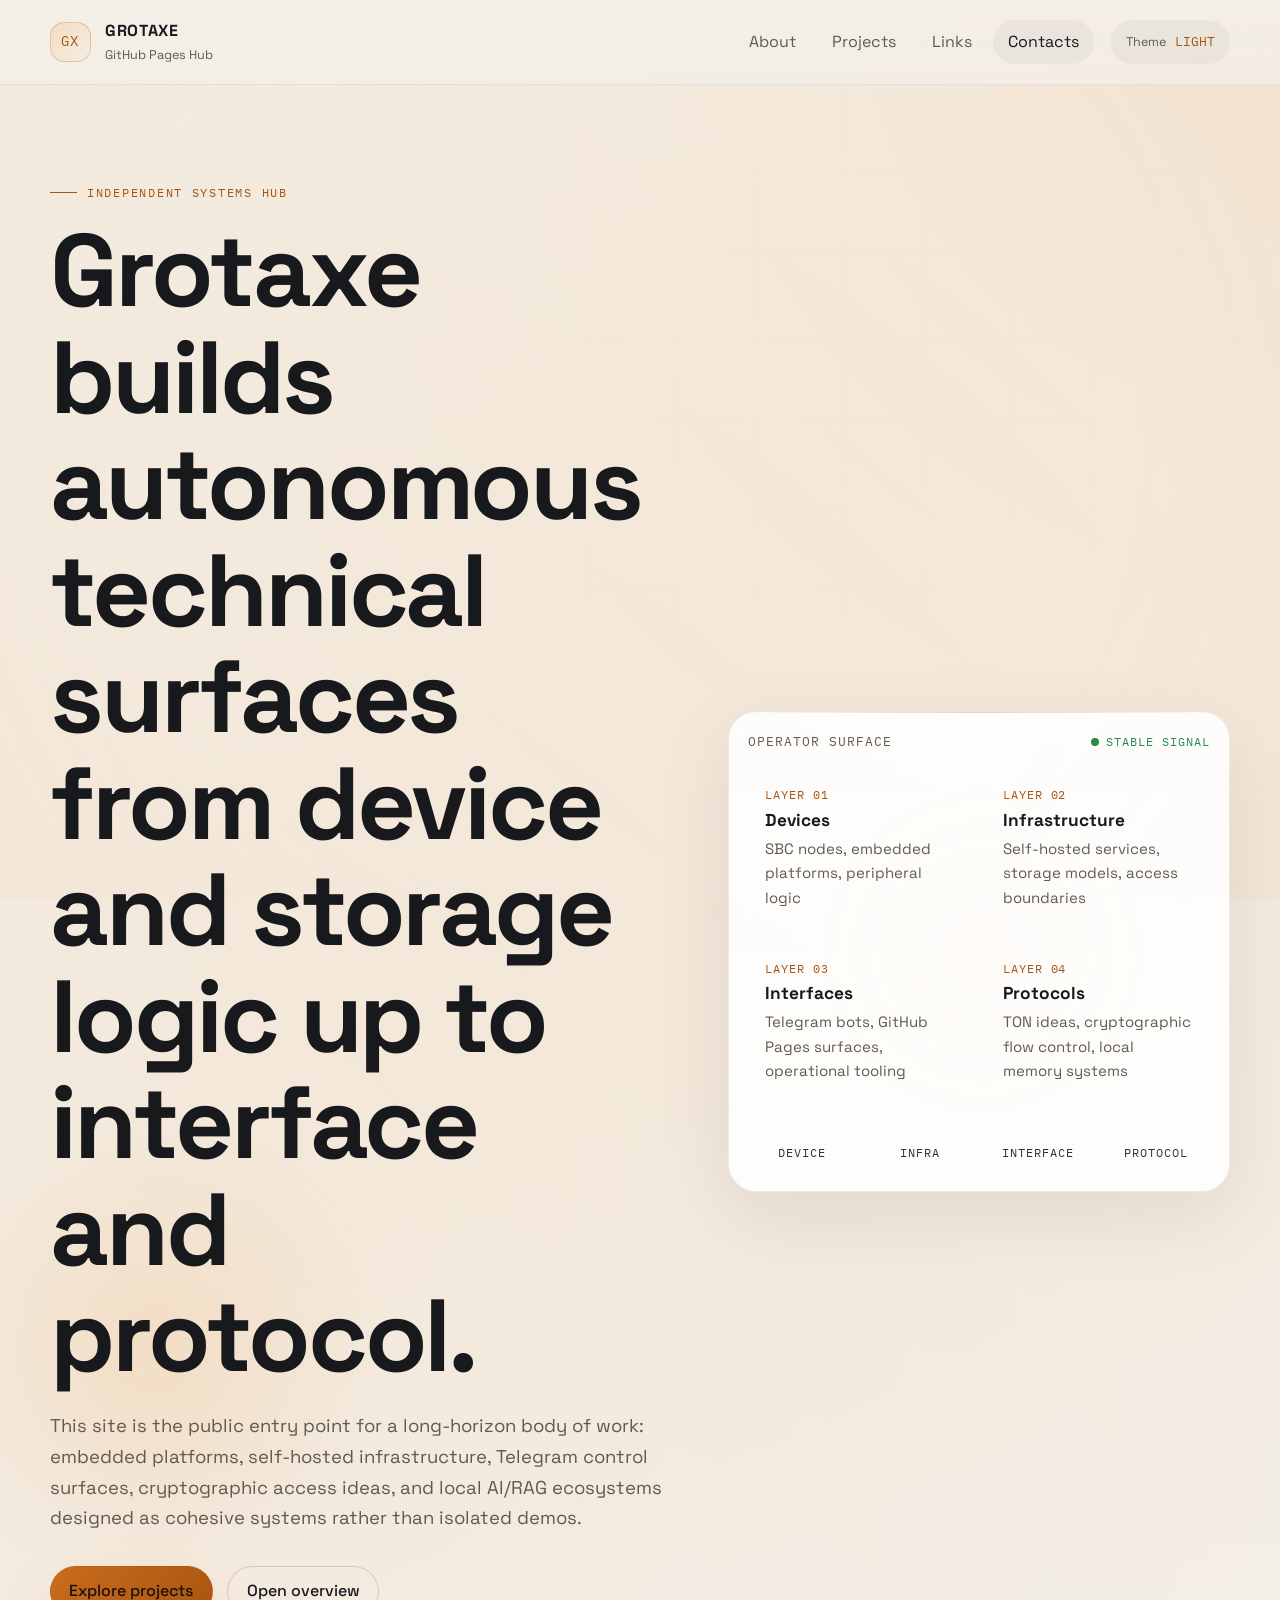
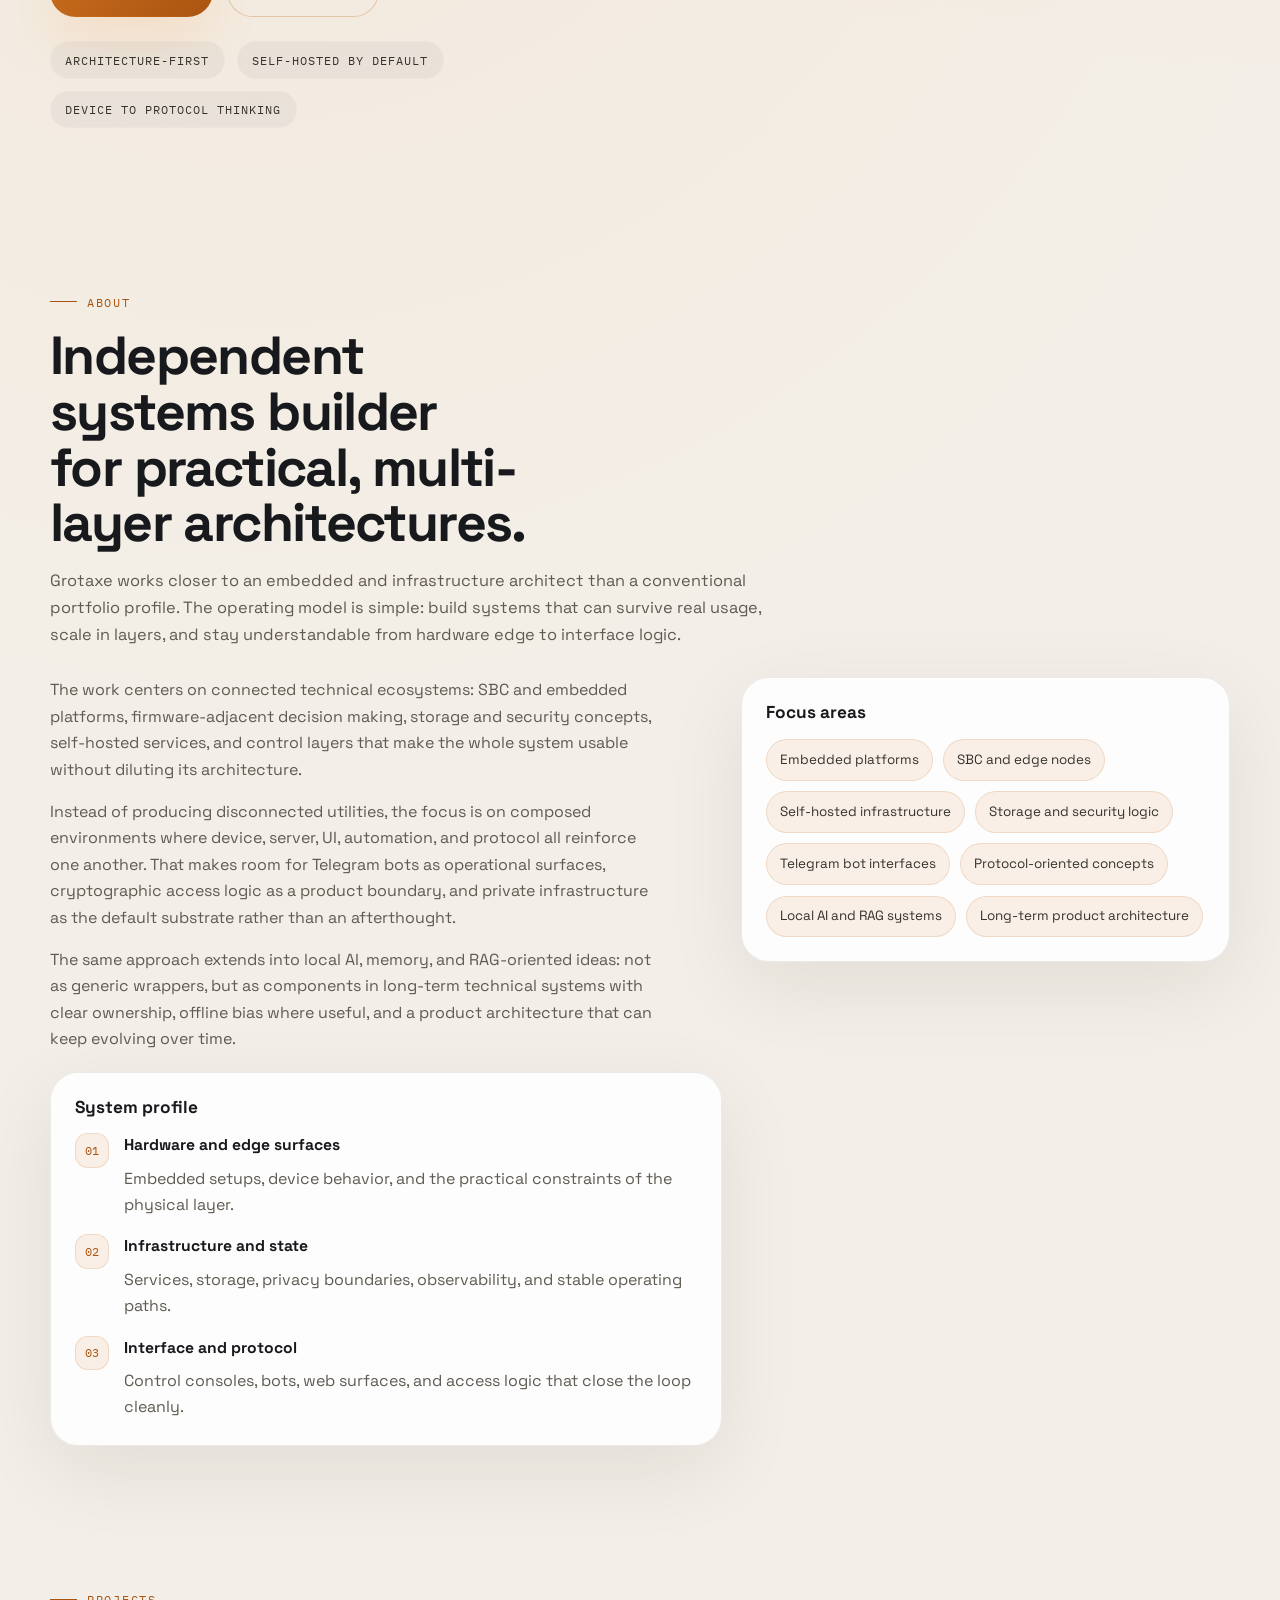
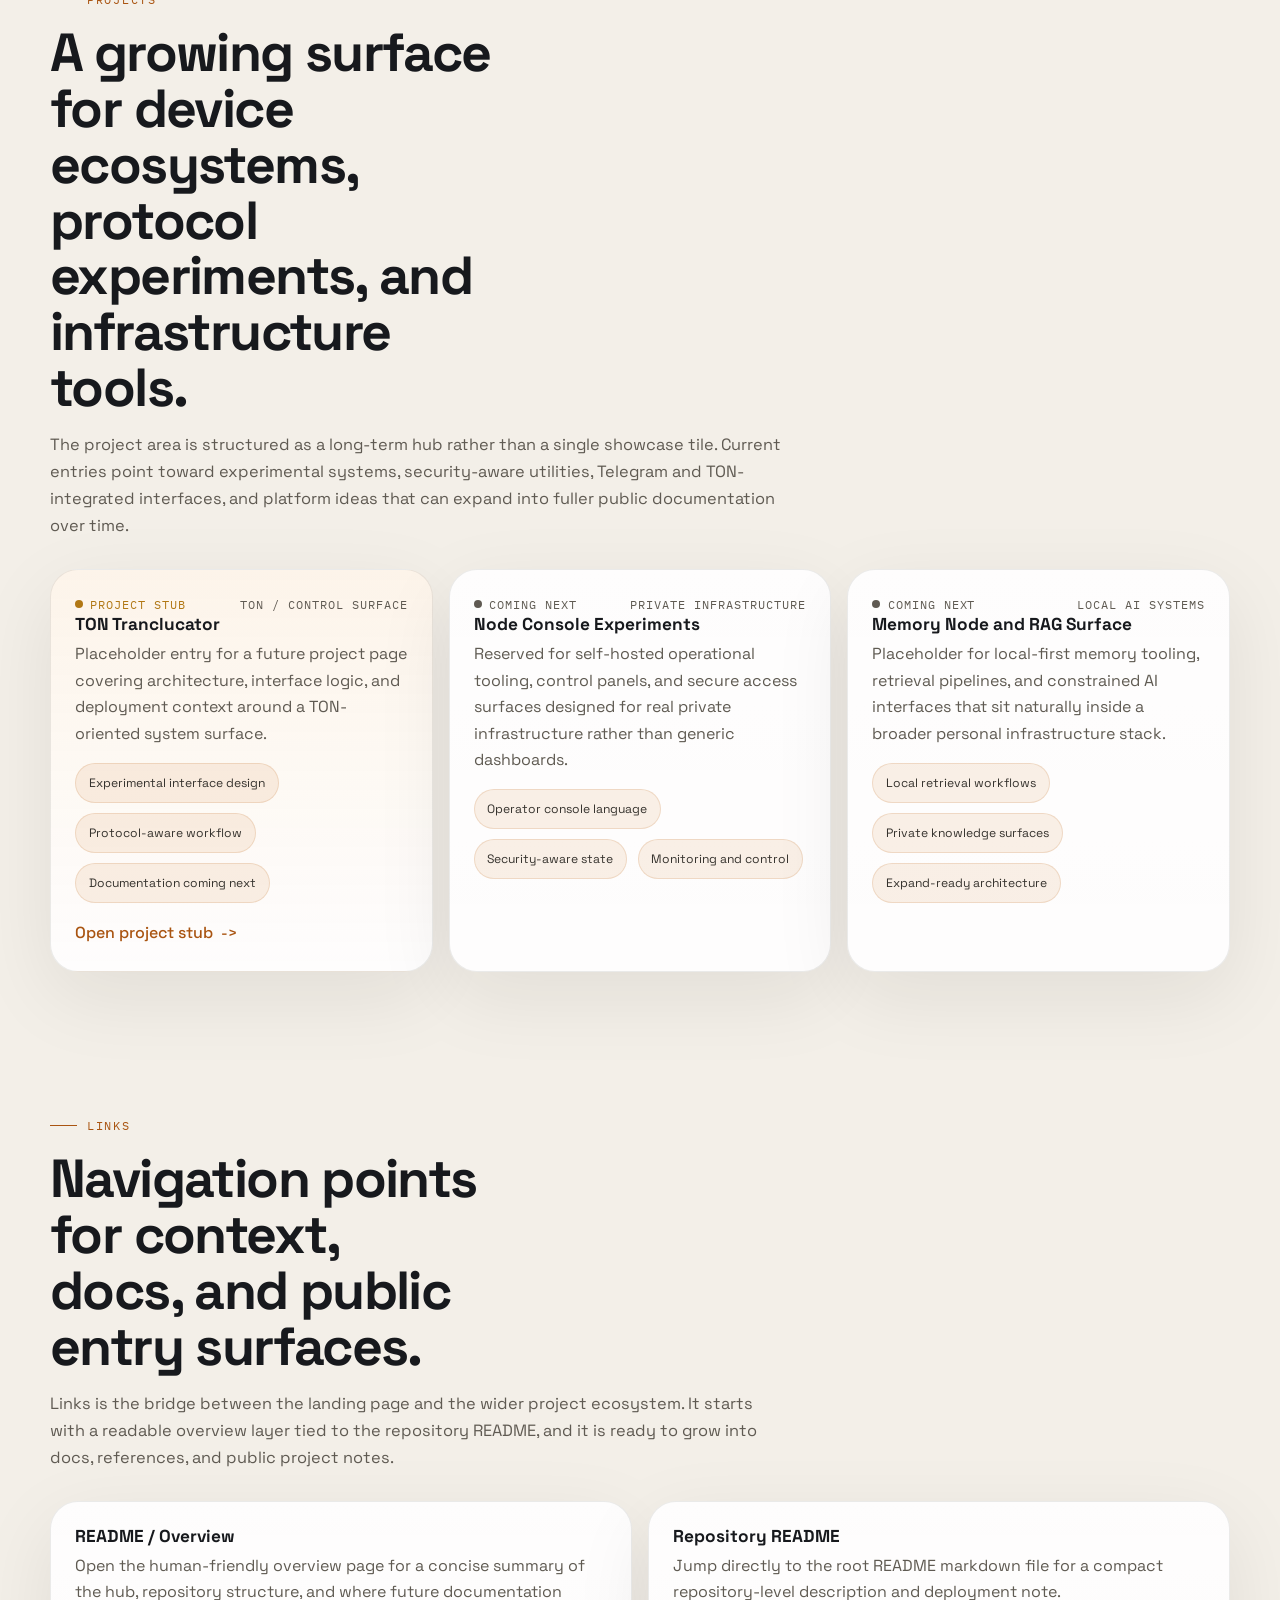
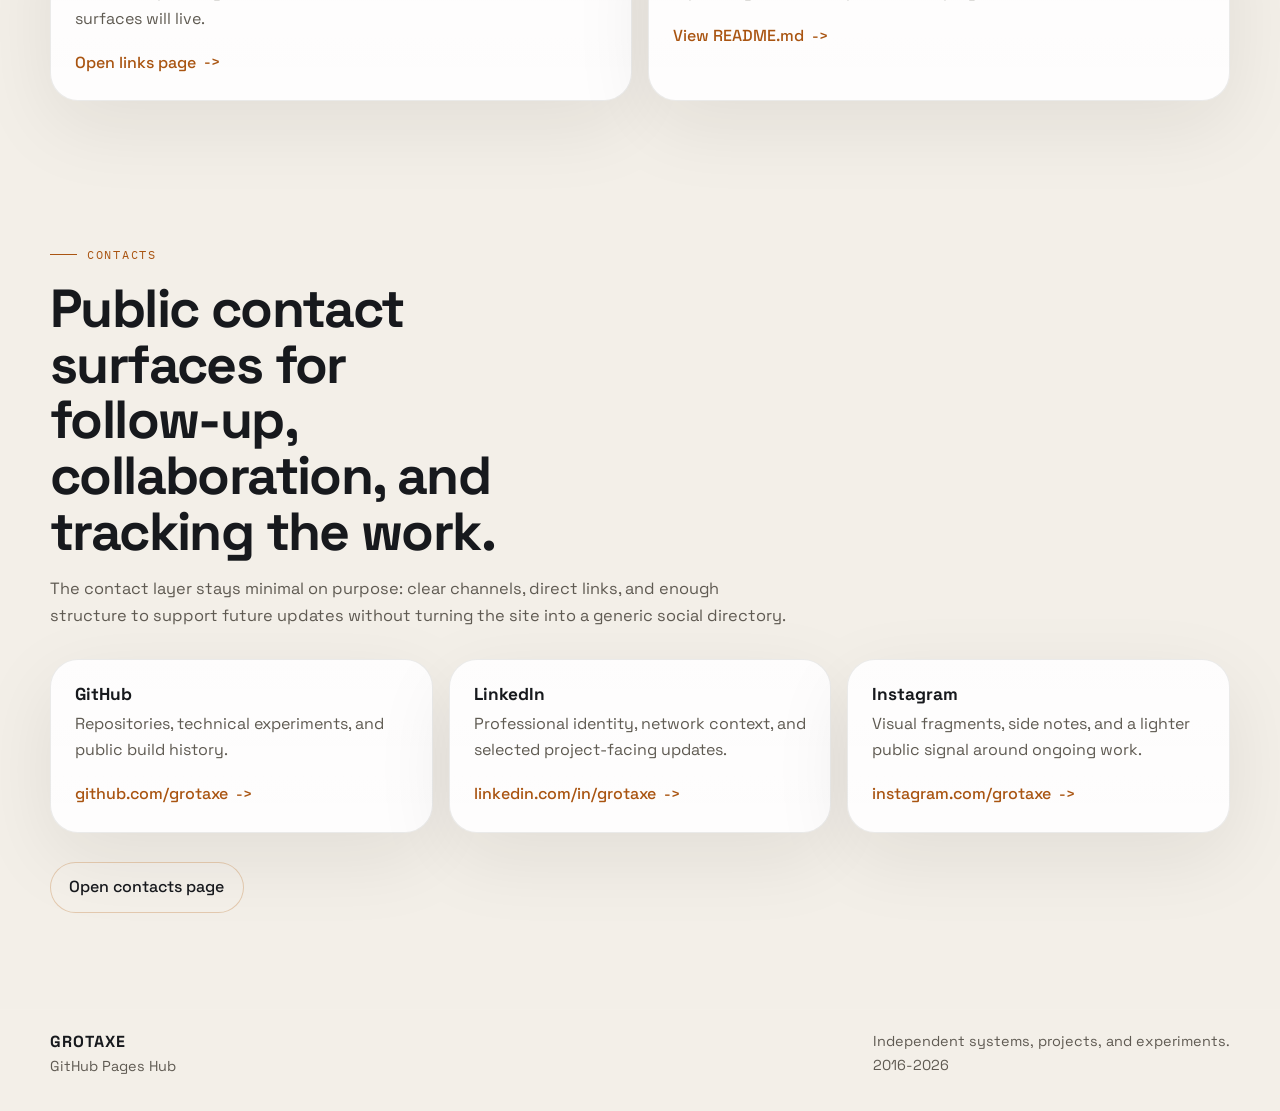
<file: index.html>
<!DOCTYPE html>
<html lang="en" data-theme="dark">
  <head>
    <meta charset="utf-8">
    <meta name="viewport" content="width=device-width, initial-scale=1">
    <meta
      name="description"
      content="Grotaxe is an independent systems hub spanning embedded platforms, self-hosted infrastructure, automation, protocol logic, and experimental product architecture."
    >
    <meta name="theme-color" content="#0d0f11">
    <title>Grotaxe | GitHub Pages Hub</title>
    <link rel="preconnect" href="https://fonts.googleapis.com">
    <link rel="preconnect" href="https://fonts.gstatic.com" crossorigin>
    <link
      href="https://fonts.googleapis.com/css2?family=IBM+Plex+Mono:wght@400;500&amp;family=Space+Grotesk:wght@400;500;700&amp;display=swap"
      rel="stylesheet"
    >
    <link rel="stylesheet" href="assets/css/style.css">
    <script src="assets/js/main.js" defer></script>
  </head>
  <body data-page="home">
    <a class="skip-link" href="#main-content">Skip to content</a>

    <header class="site-header">
      <div class="container header-row">
        <a class="brand" href="#top" aria-label="Grotaxe home">
          <span class="brand-mark">GX</span>
          <span class="brand-copy">
            <strong>Grotaxe</strong>
            <span>GitHub Pages Hub</span>
          </span>
        </a>

        <button
          class="menu-toggle"
          type="button"
          aria-expanded="false"
          aria-controls="site-nav"
          aria-label="Toggle navigation"
        >
          <span></span>
          <span></span>
        </button>

        <nav class="site-nav" id="site-nav" aria-label="Primary">
          <ul class="nav-list">
            <li><a class="nav-link" href="#about" data-section-link="about">About</a></li>
            <li><a class="nav-link" href="#projects" data-section-link="projects">Projects</a></li>
            <li><a class="nav-link" href="#links" data-section-link="links">Links</a></li>
            <li><a class="nav-link" href="#contacts" data-section-link="contacts">Contacts</a></li>
          </ul>
        </nav>

        <button class="theme-toggle" type="button" data-theme-toggle aria-label="Toggle color theme">
          <span class="theme-toggle__label">Theme</span>
          <span class="theme-toggle__value" data-theme-label>Dark</span>
        </button>
      </div>
    </header>

    <main id="main-content">
      <section class="hero" id="top">
        <div class="hero-grid container">
          <div class="hero-copy" data-reveal>
            <p class="eyebrow">Independent systems hub</p>
            <h1 class="hero-title">
              Grotaxe builds autonomous technical surfaces from device and storage logic up to interface and protocol.
            </h1>
            <p class="hero-lead">
              This site is the public entry point for a long-horizon body of work: embedded platforms,
              self-hosted infrastructure, Telegram control surfaces, cryptographic access ideas, and local AI/RAG
              ecosystems designed as cohesive systems rather than isolated demos.
            </p>

            <div class="cta-row">
              <a class="button button--primary" href="#projects">Explore projects</a>
              <a class="button button--ghost" href="pages/links.html">Open overview</a>
            </div>

            <ul class="signal-list" aria-label="Grotaxe focus signals">
              <li>Architecture-first</li>
              <li>Self-hosted by default</li>
              <li>Device to protocol thinking</li>
            </ul>
          </div>

          <aside class="hero-visual" data-reveal aria-label="Grotaxe system surface">
            <div class="hero-visual__halo" aria-hidden="true"></div>
            <div class="operator-panel">
              <div class="operator-panel__head">
                <span>Operator surface</span>
                <span class="status status--live">Stable signal</span>
              </div>

              <div class="operator-grid">
                <article class="operator-cell">
                  <small>Layer 01</small>
                  <strong>Devices</strong>
                  <span>SBC nodes, embedded platforms, peripheral logic</span>
                </article>
                <article class="operator-cell">
                  <small>Layer 02</small>
                  <strong>Infrastructure</strong>
                  <span>Self-hosted services, storage models, access boundaries</span>
                </article>
                <article class="operator-cell">
                  <small>Layer 03</small>
                  <strong>Interfaces</strong>
                  <span>Telegram bots, GitHub Pages surfaces, operational tooling</span>
                </article>
                <article class="operator-cell">
                  <small>Layer 04</small>
                  <strong>Protocols</strong>
                  <span>TON ideas, cryptographic flow control, local memory systems</span>
                </article>
              </div>

              <div class="operator-flow" aria-hidden="true">
                <span>device</span>
                <span>infra</span>
                <span>interface</span>
                <span>protocol</span>
              </div>
            </div>
          </aside>
        </div>
      </section>

      <section class="content-section" id="about">
        <div class="container section-grid">
          <div class="section-header" data-reveal>
            <p class="eyebrow">About</p>
            <h2>Independent systems builder for practical, multi-layer architectures.</h2>
            <p class="section-intro">
              Grotaxe works closer to an embedded and infrastructure architect than a conventional portfolio profile.
              The operating model is simple: build systems that can survive real usage, scale in layers, and stay
              understandable from hardware edge to interface logic.
            </p>
          </div>

          <div class="about-layout">
            <article class="copy-block" data-reveal>
              <p>
                The work centers on connected technical ecosystems: SBC and embedded platforms, firmware-adjacent
                decision making, storage and security concepts, self-hosted services, and control layers that make the
                whole system usable without diluting its architecture.
              </p>
              <p>
                Instead of producing disconnected utilities, the focus is on composed environments where device,
                server, UI, automation, and protocol all reinforce one another. That makes room for Telegram bots as
                operational surfaces, cryptographic access logic as a product boundary, and private infrastructure as
                the default substrate rather than an afterthought.
              </p>
              <p>
                The same approach extends into local AI, memory, and RAG-oriented ideas: not as generic wrappers, but
                as components in long-term technical systems with clear ownership, offline bias where useful, and a
                product architecture that can keep evolving over time.
              </p>
            </article>

            <aside class="info-panel" data-reveal>
              <h3>Focus areas</h3>
              <ul class="tag-list">
                <li>Embedded platforms</li>
                <li>SBC and edge nodes</li>
                <li>Self-hosted infrastructure</li>
                <li>Storage and security logic</li>
                <li>Telegram bot interfaces</li>
                <li>Protocol-oriented concepts</li>
                <li>Local AI and RAG systems</li>
                <li>Long-term product architecture</li>
              </ul>
            </aside>

            <aside class="stack-panel" data-reveal>
              <h3>System profile</h3>
              <ol class="stack-list">
                <li>
                  <span>01</span>
                  <div>
                    <strong>Hardware and edge surfaces</strong>
                    <p>Embedded setups, device behavior, and the practical constraints of the physical layer.</p>
                  </div>
                </li>
                <li>
                  <span>02</span>
                  <div>
                    <strong>Infrastructure and state</strong>
                    <p>Services, storage, privacy boundaries, observability, and stable operating paths.</p>
                  </div>
                </li>
                <li>
                  <span>03</span>
                  <div>
                    <strong>Interface and protocol</strong>
                    <p>Control consoles, bots, web surfaces, and access logic that close the loop cleanly.</p>
                  </div>
                </li>
              </ol>
            </aside>
          </div>
        </div>
      </section>

      <section class="content-section" id="projects">
        <div class="container section-grid">
          <div class="section-header" data-reveal>
            <p class="eyebrow">Projects</p>
            <h2>A growing surface for device ecosystems, protocol experiments, and infrastructure tools.</h2>
            <p class="section-intro">
              The project area is structured as a long-term hub rather than a single showcase tile. Current entries
              point toward experimental systems, security-aware utilities, Telegram and TON-integrated interfaces, and
              platform ideas that can expand into fuller public documentation over time.
            </p>
          </div>

          <div class="project-grid">
            <article class="project-card project-card--featured" data-reveal>
              <div class="card-head">
                <span class="status status--build">Project stub</span>
                <span class="card-code">TON / control surface</span>
              </div>
              <h3>TON Tranclucator</h3>
              <p>
                Placeholder entry for a future project page covering architecture, interface logic, and deployment
                context around a TON-oriented system surface.
              </p>
              <ul class="meta-list">
                <li>Experimental interface design</li>
                <li>Protocol-aware workflow</li>
                <li>Documentation coming next</li>
              </ul>
              <a class="text-link" href="projects/ton-tranclucator/index.html">Open project stub</a>
            </article>

            <article class="project-card" data-reveal>
              <div class="card-head">
                <span class="status status--idle">Coming next</span>
                <span class="card-code">Private infrastructure</span>
              </div>
              <h3>Node Console Experiments</h3>
              <p>
                Reserved for self-hosted operational tooling, control panels, and secure access surfaces designed for
                real private infrastructure rather than generic dashboards.
              </p>
              <ul class="meta-list">
                <li>Operator console language</li>
                <li>Security-aware state</li>
                <li>Monitoring and control</li>
              </ul>
            </article>

            <article class="project-card" data-reveal>
              <div class="card-head">
                <span class="status status--idle">Coming next</span>
                <span class="card-code">Local AI systems</span>
              </div>
              <h3>Memory Node and RAG Surface</h3>
              <p>
                Placeholder for local-first memory tooling, retrieval pipelines, and constrained AI interfaces that sit
                naturally inside a broader personal infrastructure stack.
              </p>
              <ul class="meta-list">
                <li>Local retrieval workflows</li>
                <li>Private knowledge surfaces</li>
                <li>Expand-ready architecture</li>
              </ul>
            </article>
          </div>
        </div>
      </section>

      <section class="content-section" id="links">
        <div class="container section-grid">
          <div class="section-header" data-reveal>
            <p class="eyebrow">Links</p>
            <h2>Navigation points for context, docs, and public entry surfaces.</h2>
            <p class="section-intro">
              Links is the bridge between the landing page and the wider project ecosystem. It starts with a readable
              overview layer tied to the repository README, and it is ready to grow into docs, references, and public
              project notes.
            </p>
          </div>

          <div class="link-grid">
            <article class="link-card" data-reveal>
              <h3>README / Overview</h3>
              <p>
                Open the human-friendly overview page for a concise summary of the hub, repository structure, and where
                future documentation surfaces will live.
              </p>
              <a class="text-link" href="pages/links.html">Open links page</a>
            </article>

            <article class="link-card" data-reveal>
              <h3>Repository README</h3>
              <p>
                Jump directly to the root README markdown file for a compact repository-level description and deployment
                note.
              </p>
              <a class="text-link" href="README.md" target="_blank" rel="noopener noreferrer">View README.md</a>
            </article>
          </div>
        </div>
      </section>

      <section class="content-section content-section--last" id="contacts">
        <div class="container section-grid">
          <div class="section-header" data-reveal>
            <p class="eyebrow">Contacts</p>
            <h2>Public contact surfaces for follow-up, collaboration, and tracking the work.</h2>
            <p class="section-intro">
              The contact layer stays minimal on purpose: clear channels, direct links, and enough structure to support
              future updates without turning the site into a generic social directory.
            </p>
          </div>

          <div class="contact-grid">
            <article class="contact-card" data-reveal>
              <h3>GitHub</h3>
              <p>Repositories, technical experiments, and public build history.</p>
              <a
                class="text-link"
                href="https://github.com/grotaxe"
                target="_blank"
                rel="noopener noreferrer"
              >
                github.com/grotaxe
              </a>
            </article>

            <article class="contact-card" data-reveal>
              <h3>LinkedIn</h3>
              <p>Professional identity, network context, and selected project-facing updates.</p>
              <a
                class="text-link"
                href="https://www.linkedin.com/in/grotaxe/"
                target="_blank"
                rel="noopener noreferrer"
              >
                linkedin.com/in/grotaxe
              </a>
            </article>

            <article class="contact-card" data-reveal>
              <h3>Instagram</h3>
              <p>Visual fragments, side notes, and a lighter public signal around ongoing work.</p>
              <a
                class="text-link"
                href="https://www.instagram.com/grotaxe/"
                target="_blank"
                rel="noopener noreferrer"
              >
                instagram.com/grotaxe
              </a>
            </article>
          </div>

          <div class="section-actions" data-reveal>
            <a class="button button--ghost" href="pages/contacts.html">Open contacts page</a>
          </div>
        </div>
      </section>
    </main>

    <footer class="site-footer">
      <div class="container footer-row">
        <div>
          <p class="footer-title">Grotaxe</p>
          <p class="footer-copy">GitHub Pages Hub</p>
        </div>
        <div>
          <p class="footer-copy">Independent systems, projects, and experiments.</p>
          <p class="footer-copy">2016-<span data-current-year>2026</span></p>
        </div>
      </div>
    </footer>
  </body>
</html>
</file>
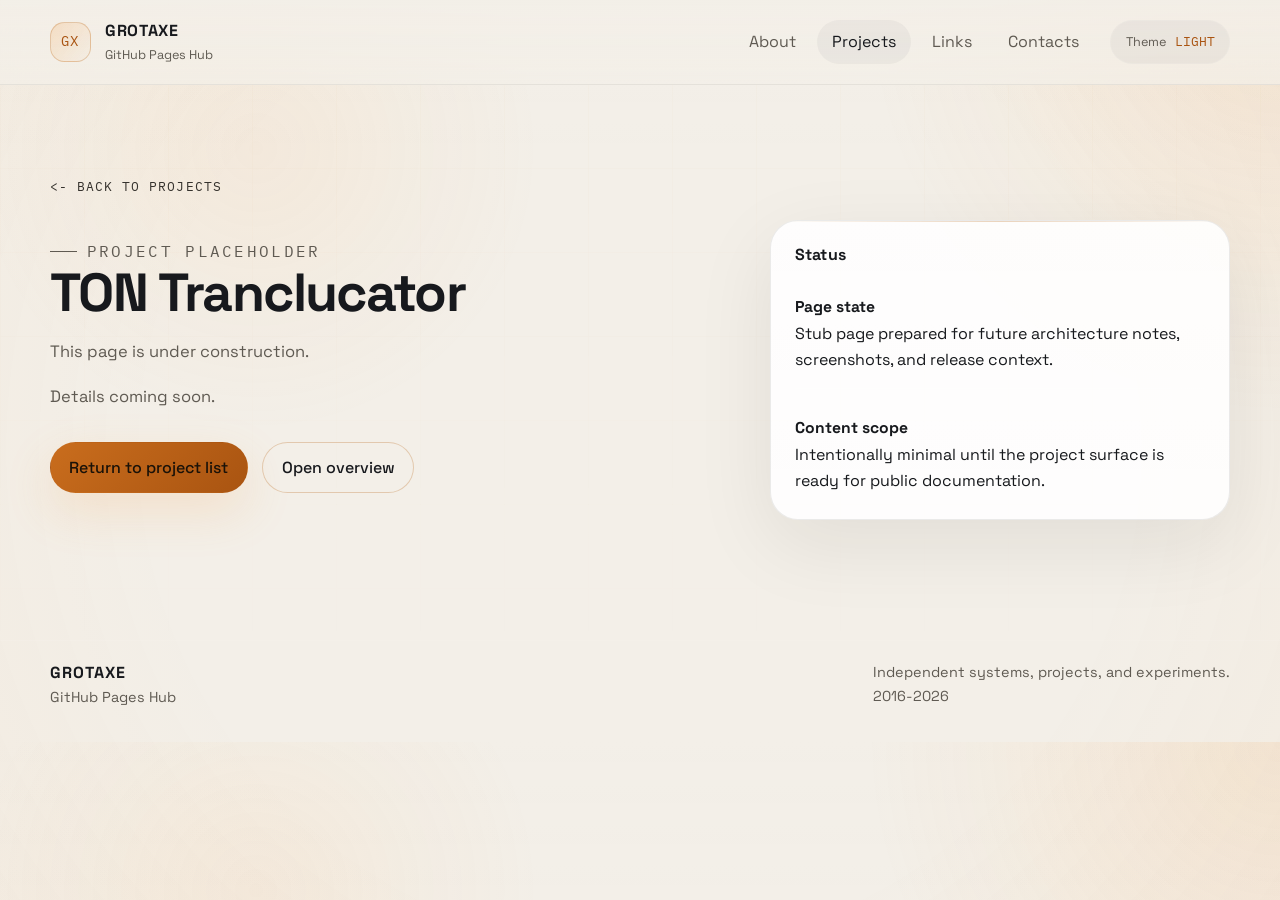
<file: projects/ton-tranclucator/index.html>
<!DOCTYPE html>
<html lang="en" data-theme="dark">
  <head>
    <meta charset="utf-8">
    <meta name="viewport" content="width=device-width, initial-scale=1">
    <meta
      name="description"
      content="Placeholder page for TON Tranclucator on the Grotaxe GitHub Pages hub."
    >
    <meta name="theme-color" content="#0d0f11">
    <title>Grotaxe | TON Tranclucator</title>
    <link rel="preconnect" href="https://fonts.googleapis.com">
    <link rel="preconnect" href="https://fonts.gstatic.com" crossorigin>
    <link
      href="https://fonts.googleapis.com/css2?family=IBM+Plex+Mono:wght@400;500&amp;family=Space+Grotesk:wght@400;500;700&amp;display=swap"
      rel="stylesheet"
    >
    <link rel="stylesheet" href="../../assets/css/style.css">
    <script src="../../assets/js/main.js" defer></script>
  </head>
  <body data-page="project">
    <a class="skip-link" href="#main-content">Skip to content</a>

    <header class="site-header">
      <div class="container header-row">
        <a class="brand" href="../../index.html" aria-label="Grotaxe home">
          <span class="brand-mark">GX</span>
          <span class="brand-copy">
            <strong>Grotaxe</strong>
            <span>GitHub Pages Hub</span>
          </span>
        </a>

        <button
          class="menu-toggle"
          type="button"
          aria-expanded="false"
          aria-controls="site-nav"
          aria-label="Toggle navigation"
        >
          <span></span>
          <span></span>
        </button>

        <nav class="site-nav" id="site-nav" aria-label="Primary">
          <ul class="nav-list">
            <li><a class="nav-link" href="../../index.html#about">About</a></li>
            <li><a class="nav-link active" href="../../index.html#projects">Projects</a></li>
            <li><a class="nav-link" href="../../pages/links.html">Links</a></li>
            <li><a class="nav-link" href="../../pages/contacts.html">Contacts</a></li>
          </ul>
        </nav>

        <button class="theme-toggle" type="button" data-theme-toggle aria-label="Toggle color theme">
          <span class="theme-toggle__label">Theme</span>
          <span class="theme-toggle__value" data-theme-label>Dark</span>
        </button>
      </div>
    </header>

    <main class="page-main" id="main-content">
      <div class="container">
        <a class="back-link" href="../../index.html#projects">Back to projects</a>

        <section class="page-hero">
          <div class="page-layout">
            <div class="page-copy" data-reveal>
              <p class="eyebrow">Project placeholder</p>
              <h1>TON Tranclucator</h1>
              <p>This page is under construction.</p>
              <p>Details coming soon.</p>

              <div class="cta-row">
                <a class="button button--primary" href="../../index.html#projects">Return to project list</a>
                <a class="button button--ghost" href="../../pages/links.html">Open overview</a>
              </div>
            </div>

            <aside class="page-panel" data-reveal>
              <h2>Status</h2>
              <ul class="overview-list">
                <li>
                  <strong>Page state</strong>
                  <span>Stub page prepared for future architecture notes, screenshots, and release context.</span>
                </li>
                <li>
                  <strong>Content scope</strong>
                  <span>Intentionally minimal until the project surface is ready for public documentation.</span>
                </li>
              </ul>
            </aside>
          </div>
        </section>
      </div>
    </main>

    <footer class="site-footer">
      <div class="container footer-row">
        <div>
          <p class="footer-title">Grotaxe</p>
          <p class="footer-copy">GitHub Pages Hub</p>
        </div>
        <div>
          <p class="footer-copy">Independent systems, projects, and experiments.</p>
          <p class="footer-copy">2016-<span data-current-year>2026</span></p>
        </div>
      </div>
    </footer>
  </body>
</html>
</file>
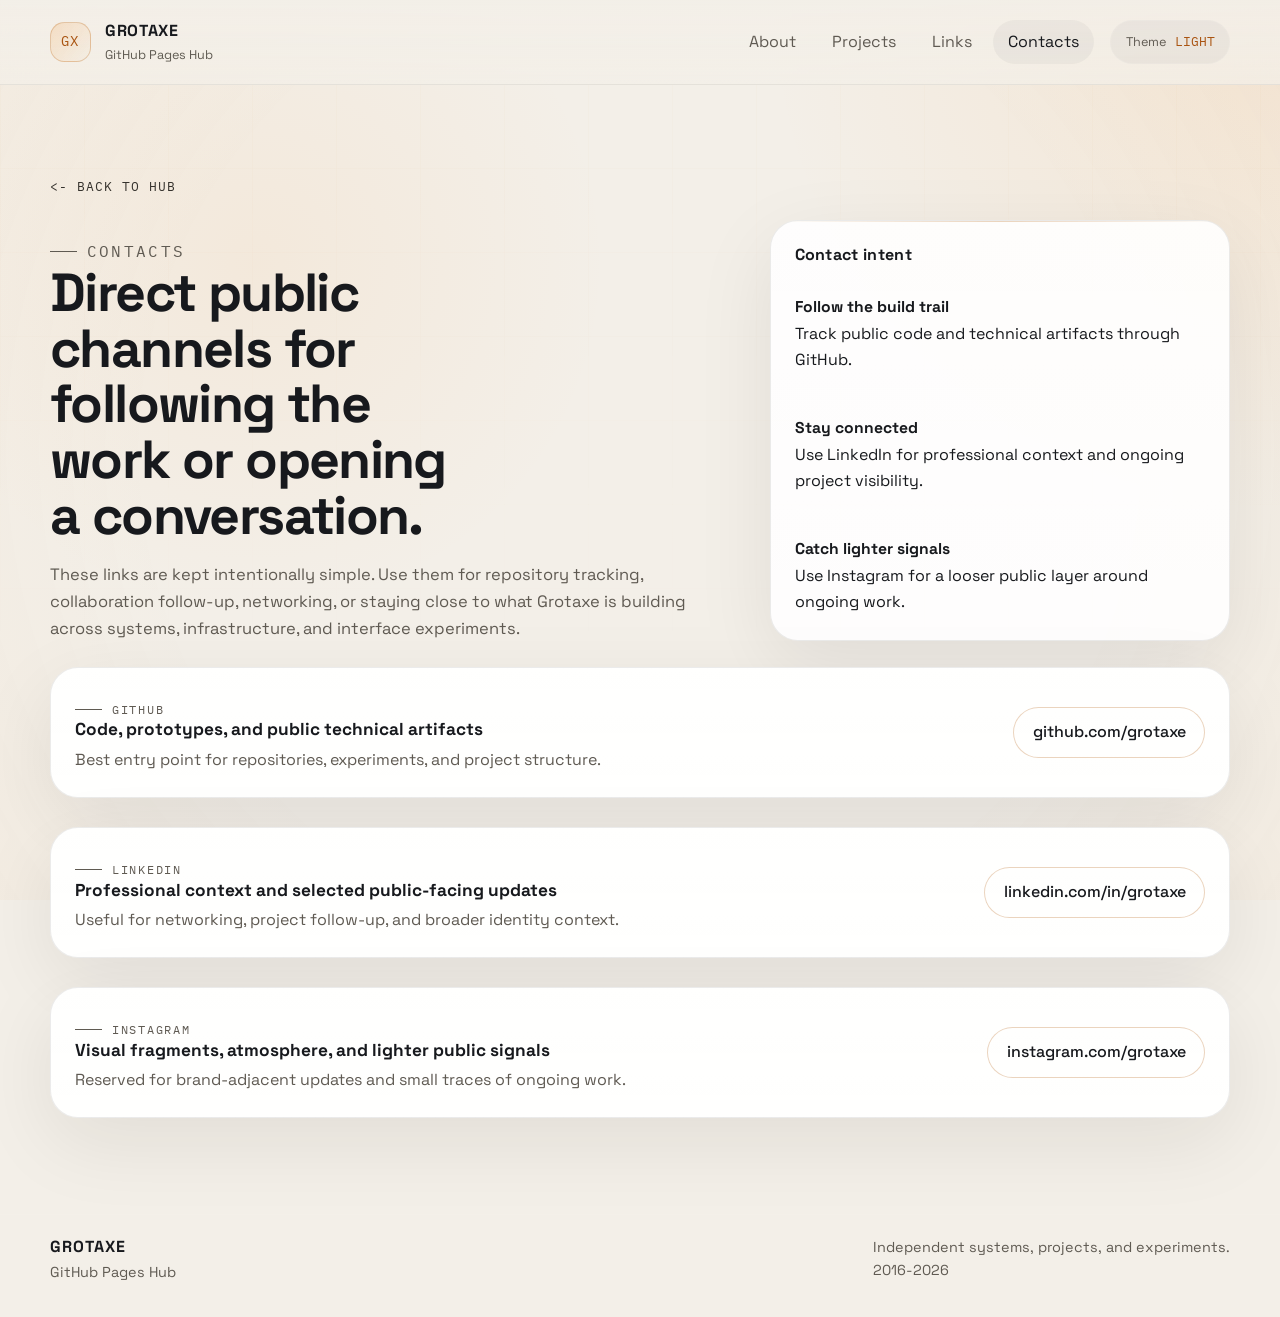
<file: pages/contacts.html>
<!DOCTYPE html>
<html lang="en" data-theme="dark">
  <head>
    <meta charset="utf-8">
    <meta name="viewport" content="width=device-width, initial-scale=1">
    <meta
      name="description"
      content="Public contact surfaces for Grotaxe across GitHub, LinkedIn, and Instagram."
    >
    <meta name="theme-color" content="#0d0f11">
    <title>Grotaxe | Contacts</title>
    <link rel="preconnect" href="https://fonts.googleapis.com">
    <link rel="preconnect" href="https://fonts.gstatic.com" crossorigin>
    <link
      href="https://fonts.googleapis.com/css2?family=IBM+Plex+Mono:wght@400;500&amp;family=Space+Grotesk:wght@400;500;700&amp;display=swap"
      rel="stylesheet"
    >
    <link rel="stylesheet" href="../assets/css/style.css">
    <script src="../assets/js/main.js" defer></script>
  </head>
  <body data-page="contacts">
    <a class="skip-link" href="#main-content">Skip to content</a>

    <header class="site-header">
      <div class="container header-row">
        <a class="brand" href="../index.html" aria-label="Grotaxe home">
          <span class="brand-mark">GX</span>
          <span class="brand-copy">
            <strong>Grotaxe</strong>
            <span>GitHub Pages Hub</span>
          </span>
        </a>

        <button
          class="menu-toggle"
          type="button"
          aria-expanded="false"
          aria-controls="site-nav"
          aria-label="Toggle navigation"
        >
          <span></span>
          <span></span>
        </button>

        <nav class="site-nav" id="site-nav" aria-label="Primary">
          <ul class="nav-list">
            <li><a class="nav-link" href="../index.html#about">About</a></li>
            <li><a class="nav-link" href="../index.html#projects">Projects</a></li>
            <li><a class="nav-link" href="links.html">Links</a></li>
            <li><a class="nav-link active" href="contacts.html">Contacts</a></li>
          </ul>
        </nav>

        <button class="theme-toggle" type="button" data-theme-toggle aria-label="Toggle color theme">
          <span class="theme-toggle__label">Theme</span>
          <span class="theme-toggle__value" data-theme-label>Dark</span>
        </button>
      </div>
    </header>

    <main class="page-main" id="main-content">
      <div class="container">
        <a class="back-link" href="../index.html">Back to hub</a>

        <section class="page-hero">
          <div class="page-layout">
            <div class="page-copy" data-reveal>
              <p class="eyebrow">Contacts</p>
              <h1>Direct public channels for following the work or opening a conversation.</h1>
              <p>
                These links are kept intentionally simple. Use them for repository tracking, collaboration follow-up,
                networking, or staying close to what Grotaxe is building across systems, infrastructure, and interface
                experiments.
              </p>
            </div>

            <aside class="page-panel" data-reveal>
              <h2>Contact intent</h2>
              <ul class="overview-list">
                <li>
                  <strong>Follow the build trail</strong>
                  <span>Track public code and technical artifacts through GitHub.</span>
                </li>
                <li>
                  <strong>Stay connected</strong>
                  <span>Use LinkedIn for professional context and ongoing project visibility.</span>
                </li>
                <li>
                  <strong>Catch lighter signals</strong>
                  <span>Use Instagram for a looser public layer around ongoing work.</span>
                </li>
              </ul>
            </aside>
          </div>
        </section>

        <section class="section-grid">
          <article class="contact-row" data-reveal>
            <div>
              <p class="eyebrow">GitHub</p>
              <h2>Code, prototypes, and public technical artifacts</h2>
              <p>Best entry point for repositories, experiments, and project structure.</p>
            </div>
            <a
              class="button button--ghost"
              href="https://github.com/grotaxe"
              target="_blank"
              rel="noopener noreferrer"
            >
              github.com/grotaxe
            </a>
          </article>

          <article class="contact-row" data-reveal>
            <div>
              <p class="eyebrow">LinkedIn</p>
              <h2>Professional context and selected public-facing updates</h2>
              <p>Useful for networking, project follow-up, and broader identity context.</p>
            </div>
            <a
              class="button button--ghost"
              href="https://www.linkedin.com/in/grotaxe/"
              target="_blank"
              rel="noopener noreferrer"
            >
              linkedin.com/in/grotaxe
            </a>
          </article>

          <article class="contact-row" data-reveal>
            <div>
              <p class="eyebrow">Instagram</p>
              <h2>Visual fragments, atmosphere, and lighter public signals</h2>
              <p>Reserved for brand-adjacent updates and small traces of ongoing work.</p>
            </div>
            <a
              class="button button--ghost"
              href="https://www.instagram.com/grotaxe/"
              target="_blank"
              rel="noopener noreferrer"
            >
              instagram.com/grotaxe
            </a>
          </article>
        </section>
      </div>
    </main>

    <footer class="site-footer">
      <div class="container footer-row">
        <div>
          <p class="footer-title">Grotaxe</p>
          <p class="footer-copy">GitHub Pages Hub</p>
        </div>
        <div>
          <p class="footer-copy">Independent systems, projects, and experiments.</p>
          <p class="footer-copy">2016-<span data-current-year>2026</span></p>
        </div>
      </div>
    </footer>
  </body>
</html>
</file>
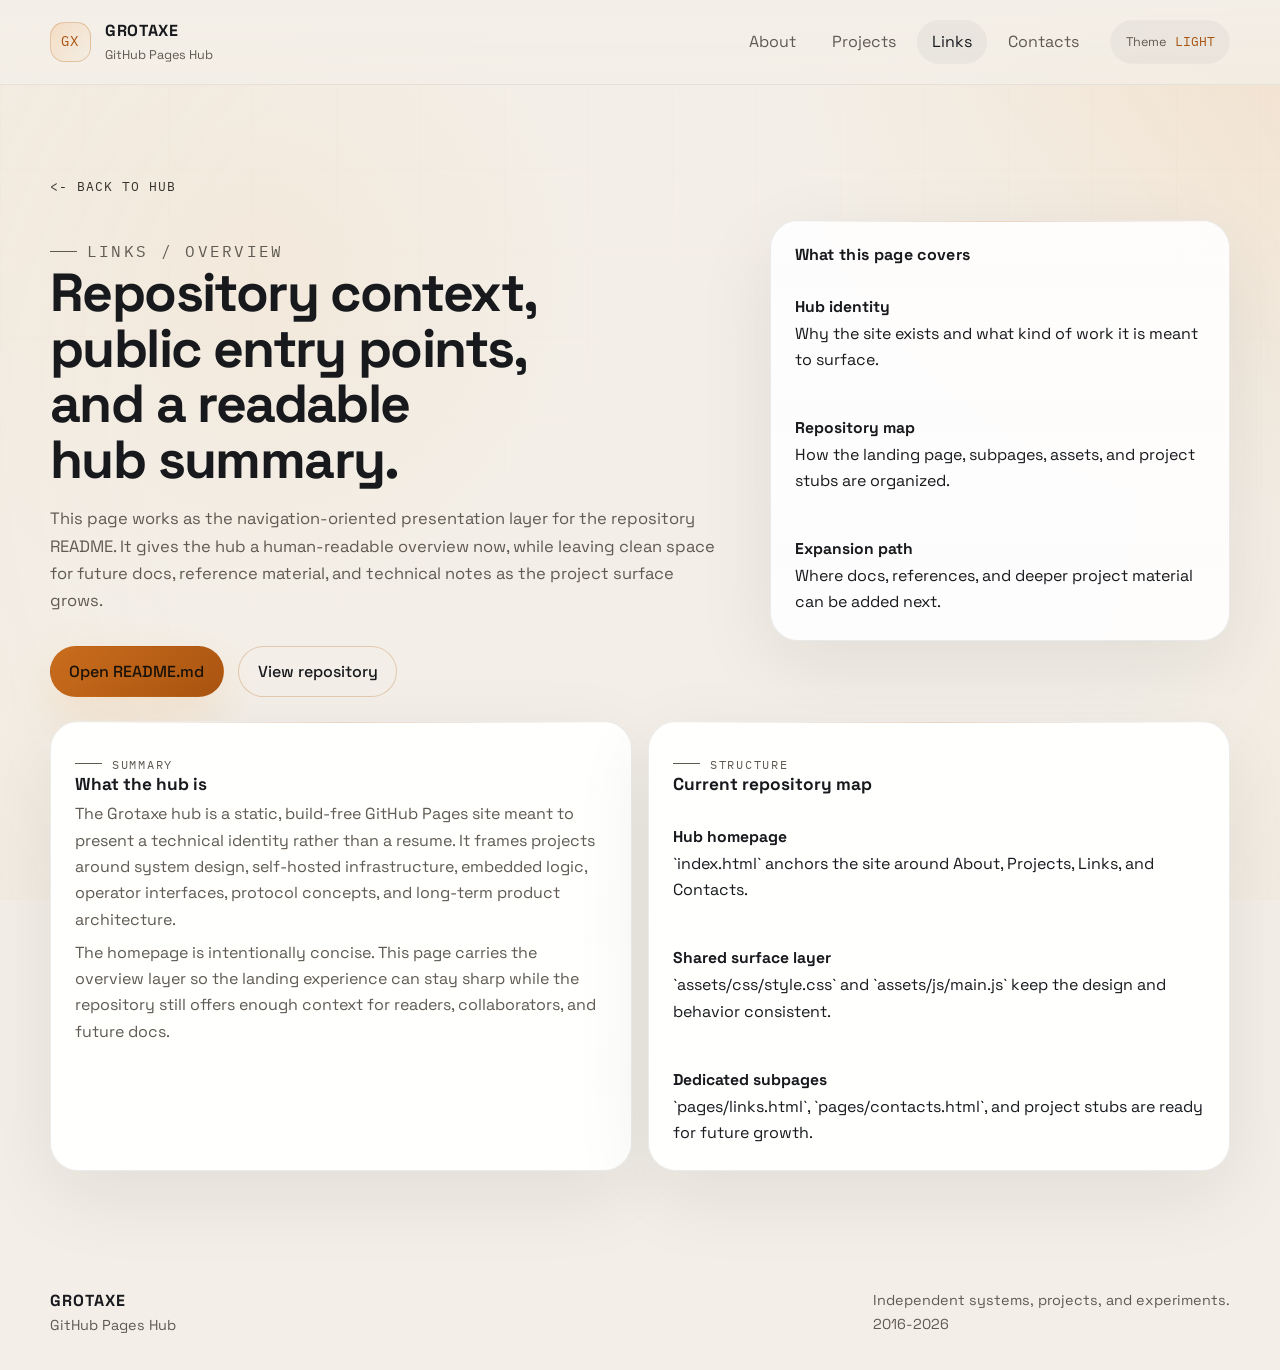
<file: pages/links.html>
<!DOCTYPE html>
<html lang="en" data-theme="dark">
  <head>
    <meta charset="utf-8">
    <meta name="viewport" content="width=device-width, initial-scale=1">
    <meta
      name="description"
      content="Overview page for the Grotaxe GitHub Pages hub, tied to the repository README and future documentation surfaces."
    >
    <meta name="theme-color" content="#0d0f11">
    <title>Grotaxe | Links and Overview</title>
    <link rel="preconnect" href="https://fonts.googleapis.com">
    <link rel="preconnect" href="https://fonts.gstatic.com" crossorigin>
    <link
      href="https://fonts.googleapis.com/css2?family=IBM+Plex+Mono:wght@400;500&amp;family=Space+Grotesk:wght@400;500;700&amp;display=swap"
      rel="stylesheet"
    >
    <link rel="stylesheet" href="../assets/css/style.css">
    <script src="../assets/js/main.js" defer></script>
  </head>
  <body data-page="links">
    <a class="skip-link" href="#main-content">Skip to content</a>

    <header class="site-header">
      <div class="container header-row">
        <a class="brand" href="../index.html" aria-label="Grotaxe home">
          <span class="brand-mark">GX</span>
          <span class="brand-copy">
            <strong>Grotaxe</strong>
            <span>GitHub Pages Hub</span>
          </span>
        </a>

        <button
          class="menu-toggle"
          type="button"
          aria-expanded="false"
          aria-controls="site-nav"
          aria-label="Toggle navigation"
        >
          <span></span>
          <span></span>
        </button>

        <nav class="site-nav" id="site-nav" aria-label="Primary">
          <ul class="nav-list">
            <li><a class="nav-link" href="../index.html#about">About</a></li>
            <li><a class="nav-link" href="../index.html#projects">Projects</a></li>
            <li><a class="nav-link active" href="links.html">Links</a></li>
            <li><a class="nav-link" href="contacts.html">Contacts</a></li>
          </ul>
        </nav>

        <button class="theme-toggle" type="button" data-theme-toggle aria-label="Toggle color theme">
          <span class="theme-toggle__label">Theme</span>
          <span class="theme-toggle__value" data-theme-label>Dark</span>
        </button>
      </div>
    </header>

    <main class="page-main" id="main-content">
      <div class="container">
        <a class="back-link" href="../index.html">Back to hub</a>

        <section class="page-hero">
          <div class="page-layout">
            <div class="page-copy" data-reveal>
              <p class="eyebrow">Links / Overview</p>
              <h1>Repository context, public entry points, and a readable hub summary.</h1>
              <p>
                This page works as the navigation-oriented presentation layer for the repository README. It gives the
                hub a human-readable overview now, while leaving clean space for future docs, reference material, and
                technical notes as the project surface grows.
              </p>

              <div class="cta-row">
                <a class="button button--primary" href="../README.md" target="_blank" rel="noopener noreferrer">
                  Open README.md
                </a>
                <a
                  class="button button--ghost"
                  href="https://github.com/grotaxe/grotaxe-hub"
                  target="_blank"
                  rel="noopener noreferrer"
                >
                  View repository
                </a>
              </div>
            </div>

            <aside class="page-panel" data-reveal>
              <h2>What this page covers</h2>
              <ul class="overview-list">
                <li>
                  <strong>Hub identity</strong>
                  <span>Why the site exists and what kind of work it is meant to surface.</span>
                </li>
                <li>
                  <strong>Repository map</strong>
                  <span>How the landing page, subpages, assets, and project stubs are organized.</span>
                </li>
                <li>
                  <strong>Expansion path</strong>
                  <span>Where docs, references, and deeper project material can be added next.</span>
                </li>
              </ul>
            </aside>
          </div>
        </section>

        <section class="details-grid">
          <article class="body-card" data-reveal>
            <p class="eyebrow">Summary</p>
            <h2>What the hub is</h2>
            <p>
              The Grotaxe hub is a static, build-free GitHub Pages site meant to present a technical identity rather
              than a resume. It frames projects around system design, self-hosted infrastructure, embedded logic,
              operator interfaces, protocol concepts, and long-term product architecture.
            </p>
            <p>
              The homepage is intentionally concise. This page carries the overview layer so the landing experience can
              stay sharp while the repository still offers enough context for readers, collaborators, and future docs.
            </p>
          </article>

          <article class="body-card" data-reveal>
            <p class="eyebrow">Structure</p>
            <h2>Current repository map</h2>
            <ul class="structure-list">
              <li>
                <strong>Hub homepage</strong>
                <span>`index.html` anchors the site around About, Projects, Links, and Contacts.</span>
              </li>
              <li>
                <strong>Shared surface layer</strong>
                <span>`assets/css/style.css` and `assets/js/main.js` keep the design and behavior consistent.</span>
              </li>
              <li>
                <strong>Dedicated subpages</strong>
                <span>`pages/links.html`, `pages/contacts.html`, and project stubs are ready for future growth.</span>
              </li>
            </ul>
          </article>
        </section>
      </div>
    </main>

    <footer class="site-footer">
      <div class="container footer-row">
        <div>
          <p class="footer-title">Grotaxe</p>
          <p class="footer-copy">GitHub Pages Hub</p>
        </div>
        <div>
          <p class="footer-copy">Independent systems, projects, and experiments.</p>
          <p class="footer-copy">2016-<span data-current-year>2026</span></p>
        </div>
      </div>
    </footer>
  </body>
</html>
</file>
<file: assets/css/style.css>
:root {
  color-scheme: dark;
  --bg: #0d0f11;
  --bg-elevated: rgba(17, 20, 24, 0.92);
  --surface: rgba(20, 24, 29, 0.92);
  --surface-strong: rgba(26, 31, 36, 0.96);
  --surface-soft: rgba(255, 255, 255, 0.04);
  --border: rgba(248, 179, 102, 0.18);
  --border-strong: rgba(248, 179, 102, 0.34);
  --text: #f3efe8;
  --muted: #b0aaa0;
  --muted-strong: #d2cbc1;
  --accent: #f39d43;
  --accent-strong: #ffb462;
  --accent-soft: rgba(243, 157, 67, 0.14);
  --accent-line: rgba(243, 157, 67, 0.08);
  --shadow: 0 24px 80px rgba(0, 0, 0, 0.28);
  --ok: #87d8a0;
  --warn: #f1c15f;
  --danger: #ea8b6e;
  --max-width: 1180px;
  --radius-lg: 28px;
  --radius-md: 18px;
  --radius-sm: 12px;
  --header-height: 84px;
  --transition: 180ms ease;
}

html[data-theme="light"] {
  color-scheme: light;
  --bg: #f3efe8;
  --bg-elevated: rgba(249, 246, 240, 0.92);
  --surface: rgba(255, 255, 255, 0.88);
  --surface-strong: rgba(255, 255, 255, 0.96);
  --surface-soft: rgba(17, 20, 24, 0.04);
  --border: rgba(183, 102, 24, 0.16);
  --border-strong: rgba(183, 102, 24, 0.28);
  --text: #17191d;
  --muted: #5f5a52;
  --muted-strong: #35322d;
  --accent: #c96d1d;
  --accent-strong: #a95411;
  --accent-soft: rgba(201, 109, 29, 0.1);
  --accent-line: rgba(201, 109, 29, 0.08);
  --shadow: 0 24px 80px rgba(27, 20, 10, 0.08);
  --ok: #288b4c;
  --warn: #b17815;
  --danger: #bf5a3d;
}

*,
*::before,
*::after {
  box-sizing: border-box;
}

html {
  scroll-behavior: smooth;
}

body {
  margin: 0;
  min-width: 320px;
  font-family: "Space Grotesk", system-ui, sans-serif;
  background:
    radial-gradient(circle at top right, rgba(243, 157, 67, 0.12), transparent 28%),
    radial-gradient(circle at 20% 20%, rgba(243, 157, 67, 0.08), transparent 24%),
    linear-gradient(180deg, rgba(255, 255, 255, 0.015), transparent 22%),
    var(--bg);
  color: var(--text);
  line-height: 1.65;
  position: relative;
}

body::before {
  content: "";
  position: fixed;
  inset: 0;
  background-image:
    linear-gradient(var(--accent-line) 1px, transparent 1px),
    linear-gradient(90deg, var(--accent-line) 1px, transparent 1px);
  background-size: 84px 84px;
  mask-image: linear-gradient(180deg, rgba(0, 0, 0, 0.25), transparent 78%);
  pointer-events: none;
  z-index: -2;
}

body::after {
  content: "";
  position: fixed;
  inset: 0;
  background:
    radial-gradient(circle at center, transparent 0, transparent 62%, rgba(243, 157, 67, 0.035) 100%);
  pointer-events: none;
  z-index: -1;
}

::selection {
  background: var(--accent);
  color: #0b0d0f;
}

img,
svg {
  max-width: 100%;
}

a {
  color: inherit;
  text-decoration: none;
}

button,
input,
textarea,
select {
  font: inherit;
}

button {
  cursor: pointer;
}

main,
section,
article,
header,
footer,
nav {
  display: block;
}

section[id] {
  scroll-margin-top: calc(var(--header-height) + 18px);
}

.container {
  width: min(calc(100% - 2rem), var(--max-width));
  margin: 0 auto;
}

.skip-link {
  position: absolute;
  left: 1rem;
  top: -4rem;
  padding: 0.75rem 1rem;
  background: var(--surface-strong);
  color: var(--text);
  border: 1px solid var(--border-strong);
  border-radius: 999px;
  z-index: 20;
}

.skip-link:focus {
  top: 1rem;
}

.site-header {
  position: sticky;
  top: 0;
  z-index: 15;
  backdrop-filter: blur(18px);
  background: linear-gradient(180deg, rgba(13, 15, 17, 0.84), rgba(13, 15, 17, 0.56));
  border-bottom: 1px solid rgba(255, 255, 255, 0.06);
}

html[data-theme="light"] .site-header {
  background: linear-gradient(180deg, rgba(243, 239, 232, 0.92), rgba(243, 239, 232, 0.74));
  border-bottom-color: rgba(0, 0, 0, 0.06);
}

.header-row {
  min-height: var(--header-height);
  display: flex;
  align-items: center;
  justify-content: space-between;
  gap: 1rem;
}

.brand {
  display: inline-flex;
  align-items: center;
  gap: 0.9rem;
  flex-shrink: 0;
}

.brand-mark {
  width: 2.55rem;
  height: 2.55rem;
  display: inline-grid;
  place-items: center;
  border-radius: 0.9rem;
  border: 1px solid var(--border-strong);
  background:
    linear-gradient(135deg, rgba(243, 157, 67, 0.22), rgba(243, 157, 67, 0.02)),
    rgba(255, 255, 255, 0.02);
  color: var(--accent-strong);
  font-family: "IBM Plex Mono", monospace;
  font-size: 0.88rem;
  letter-spacing: 0.12em;
}

.brand-copy {
  display: grid;
  gap: 0.08rem;
}

.brand-copy strong {
  font-size: 1rem;
  font-weight: 700;
  letter-spacing: 0.04em;
  text-transform: uppercase;
}

.brand-copy span {
  font-size: 0.79rem;
  color: var(--muted);
}

.site-nav {
  margin-left: auto;
}

.nav-list {
  display: flex;
  align-items: center;
  gap: 0.35rem;
  list-style: none;
  margin: 0;
  padding: 0;
}

.nav-link {
  position: relative;
  display: inline-flex;
  align-items: center;
  min-height: 2.8rem;
  padding: 0 0.95rem;
  border-radius: 999px;
  color: var(--muted);
  transition:
    background-color var(--transition),
    color var(--transition),
    transform var(--transition);
}

.nav-link:hover,
.nav-link:focus-visible,
.nav-link.active {
  color: var(--text);
  background: var(--surface-soft);
}

.menu-toggle,
.theme-toggle {
  border: 1px solid rgba(255, 255, 255, 0.08);
  background: var(--surface-soft);
  color: var(--text);
}

.theme-toggle {
  display: inline-flex;
  align-items: center;
  gap: 0.55rem;
  min-height: 2.8rem;
  padding: 0 0.9rem;
  border-radius: 999px;
  transition:
    transform var(--transition),
    border-color var(--transition),
    background-color var(--transition);
}

.theme-toggle:hover,
.theme-toggle:focus-visible {
  transform: translateY(-1px);
  border-color: var(--border-strong);
}

.theme-toggle__label {
  font-size: 0.79rem;
  color: var(--muted);
}

.theme-toggle__value {
  font-family: "IBM Plex Mono", monospace;
  font-size: 0.82rem;
  color: var(--accent-strong);
  text-transform: uppercase;
}

.menu-toggle {
  display: none;
  width: 2.9rem;
  height: 2.9rem;
  border-radius: 999px;
  align-items: center;
  justify-content: center;
  flex-direction: column;
  gap: 0.3rem;
  padding: 0;
}

.menu-toggle span {
  width: 1rem;
  height: 1px;
  background: currentColor;
  transition: transform var(--transition), opacity var(--transition);
}

.hero {
  position: relative;
  padding: clamp(4rem, 7vw, 7rem) 0 clamp(3.25rem, 7vw, 5.5rem);
  overflow: clip;
}

.hero::before {
  content: "";
  position: absolute;
  inset: auto auto 12% -8%;
  width: 32rem;
  height: 32rem;
  border-radius: 50%;
  background: radial-gradient(circle, rgba(243, 157, 67, 0.16), transparent 62%);
  filter: blur(18px);
  z-index: -1;
}

.hero-grid {
  min-height: calc(100svh - var(--header-height) - 2rem);
  display: grid;
  grid-template-columns: minmax(0, 1.1fr) minmax(320px, 0.9fr);
  gap: clamp(2rem, 5vw, 4rem);
  align-items: center;
}

.eyebrow {
  margin: 0 0 1rem;
  display: inline-flex;
  align-items: center;
  gap: 0.6rem;
  font-family: "IBM Plex Mono", monospace;
  font-size: 0.78rem;
  letter-spacing: 0.14em;
  text-transform: uppercase;
  color: var(--accent-strong);
}

.eyebrow::before {
  content: "";
  width: 1.7rem;
  height: 1px;
  background: currentColor;
}

.hero-title,
.section-header h2,
.page-copy h1 {
  margin: 0;
  font-weight: 700;
  line-height: 1.04;
  letter-spacing: -0.03em;
}

.hero-title {
  max-width: 13ch;
  font-size: clamp(3rem, 8vw, 6.4rem);
  text-wrap: balance;
}

.hero-lead,
.section-intro,
.copy-block p,
.page-copy p,
.project-card p,
.link-card p,
.contact-card p,
.info-panel p,
.stack-list p,
.body-card p,
.contact-row p {
  color: var(--muted);
}

.hero-lead {
  max-width: 42rem;
  margin: 1.35rem 0 0;
  font-size: clamp(1rem, 1.6vw, 1.16rem);
}

.cta-row {
  display: flex;
  flex-wrap: wrap;
  gap: 0.9rem;
  margin-top: 2rem;
}

.button {
  display: inline-flex;
  align-items: center;
  justify-content: center;
  gap: 0.6rem;
  min-height: 3.2rem;
  padding: 0 1.15rem;
  border-radius: 999px;
  border: 1px solid transparent;
  font-weight: 500;
  transition:
    transform var(--transition),
    background-color var(--transition),
    color var(--transition),
    border-color var(--transition);
}

.button:hover,
.button:focus-visible,
.text-link:hover,
.text-link:focus-visible {
  transform: translateY(-1px);
}

.button--primary {
  background: linear-gradient(135deg, var(--accent), var(--accent-strong));
  color: #1a1208;
  box-shadow: 0 18px 48px rgba(243, 157, 67, 0.18);
}

.button--ghost {
  border-color: var(--border-strong);
  background: rgba(255, 255, 255, 0.02);
}

.signal-list {
  margin: 1.5rem 0 0;
  padding: 0;
  list-style: none;
  display: flex;
  flex-wrap: wrap;
  gap: 0.75rem;
}

.signal-list li,
.status,
.card-code {
  font-family: "IBM Plex Mono", monospace;
  font-size: 0.78rem;
  letter-spacing: 0.08em;
  text-transform: uppercase;
}

.signal-list li {
  display: inline-flex;
  align-items: center;
  min-height: 2.35rem;
  padding: 0 0.9rem;
  border-radius: 999px;
  border: 1px solid rgba(255, 255, 255, 0.08);
  background: var(--surface-soft);
  color: var(--muted-strong);
}

.hero-visual {
  position: relative;
}

.hero-visual__halo {
  position: absolute;
  inset: -14% -8%;
  background:
    radial-gradient(circle at center, rgba(243, 157, 67, 0.16), transparent 44%),
    radial-gradient(circle at 52% 48%, rgba(255, 255, 255, 0.06), transparent 42%);
  filter: blur(18px);
  pointer-events: none;
}

.operator-panel,
.info-panel,
.stack-panel,
.project-card,
.link-card,
.contact-card,
.page-panel,
.body-card,
.contact-row {
  position: relative;
  border-radius: var(--radius-lg);
  border: 1px solid rgba(255, 255, 255, 0.08);
  background:
    linear-gradient(180deg, rgba(255, 255, 255, 0.025), rgba(255, 255, 255, 0.01)),
    var(--surface);
  box-shadow: var(--shadow);
}

html[data-theme="light"] .operator-panel,
html[data-theme="light"] .info-panel,
html[data-theme="light"] .stack-panel,
html[data-theme="light"] .project-card,
html[data-theme="light"] .link-card,
html[data-theme="light"] .contact-card,
html[data-theme="light"] .page-panel,
html[data-theme="light"] .body-card,
html[data-theme="light"] .contact-row {
  border-color: rgba(0, 0, 0, 0.08);
}

.operator-panel {
  padding: 1.2rem;
  overflow: hidden;
}

.operator-panel::before,
.page-panel::before,
.body-card::before {
  content: "";
  position: absolute;
  inset: 0 0 auto 0;
  height: 1px;
  background: linear-gradient(90deg, transparent, var(--border-strong), transparent);
}

.operator-panel__head,
.card-head {
  display: flex;
  justify-content: space-between;
  gap: 1rem;
  align-items: center;
}

.operator-panel__head {
  margin-bottom: 1rem;
  color: var(--muted);
  font-family: "IBM Plex Mono", monospace;
  font-size: 0.8rem;
  letter-spacing: 0.08em;
  text-transform: uppercase;
}

.status {
  display: inline-flex;
  align-items: center;
  gap: 0.45rem;
  color: var(--muted-strong);
}

.status::before {
  content: "";
  width: 0.5rem;
  height: 0.5rem;
  border-radius: 50%;
  background: currentColor;
  box-shadow: 0 0 0 0.2rem rgba(255, 255, 255, 0.04);
}

.status--live {
  color: var(--ok);
}

.status--build {
  color: var(--warn);
}

.status--idle {
  color: var(--muted);
}

.operator-grid {
  display: grid;
  grid-template-columns: repeat(2, minmax(0, 1fr));
  gap: 0.85rem;
}

.operator-cell {
  padding: 1rem;
  border-radius: var(--radius-md);
  border: 1px solid rgba(255, 255, 255, 0.06);
  background: rgba(255, 255, 255, 0.02);
}

.operator-cell small {
  display: block;
  margin-bottom: 0.3rem;
  font-family: "IBM Plex Mono", monospace;
  font-size: 0.76rem;
  color: var(--accent-strong);
  text-transform: uppercase;
  letter-spacing: 0.08em;
}

.operator-cell strong,
.project-card h3,
.link-card h3,
.contact-card h3,
.info-panel h3,
.stack-panel h3,
.page-panel h2,
.body-card h2,
.contact-row h2 {
  display: block;
  margin: 0;
  font-size: 1.08rem;
  line-height: 1.2;
}

.operator-cell span {
  display: block;
  margin-top: 0.35rem;
  color: var(--muted);
  font-size: 0.94rem;
}

.operator-flow {
  margin-top: 1rem;
  padding-top: 1rem;
  border-top: 1px solid rgba(255, 255, 255, 0.08);
  display: grid;
  grid-template-columns: repeat(4, minmax(0, 1fr));
  gap: 0.6rem;
}

.operator-flow span {
  display: inline-flex;
  align-items: center;
  justify-content: center;
  min-height: 2.35rem;
  padding: 0 0.65rem;
  border-radius: 999px;
  background: rgba(255, 255, 255, 0.02);
  color: var(--muted-strong);
  font-family: "IBM Plex Mono", monospace;
  font-size: 0.76rem;
  letter-spacing: 0.08em;
  text-transform: uppercase;
}

.content-section {
  padding: clamp(2rem, 6vw, 4.25rem) 0;
}

.content-section--last {
  padding-bottom: clamp(4rem, 8vw, 6rem);
}

.section-grid {
  display: grid;
  gap: 1.8rem;
}

.section-header {
  max-width: 46rem;
}

.section-header h2,
.page-copy h1 {
  font-size: clamp(2.05rem, 5vw, 3.35rem);
  max-width: 14ch;
  text-wrap: balance;
}

.section-intro {
  margin: 1.05rem 0 0;
  font-size: 1.02rem;
}

.about-layout {
  display: grid;
  grid-template-columns: minmax(0, 1.1fr) minmax(260px, 0.8fr);
  gap: 1.2rem;
  align-items: start;
}

.copy-block {
  display: grid;
  gap: 1rem;
  padding-right: min(6vw, 4rem);
}

.copy-block p {
  margin: 0;
  font-size: 1rem;
}

.info-panel,
.stack-panel,
.project-card,
.link-card,
.contact-card,
.page-panel,
.body-card,
.contact-row {
  padding: 1.5rem;
}

.tag-list,
.meta-list,
.overview-list,
.structure-list {
  list-style: none;
  margin: 1rem 0 0;
  padding: 0;
}

.tag-list {
  display: flex;
  flex-wrap: wrap;
  gap: 0.65rem;
}

.tag-list li,
.meta-list li {
  padding: 0.55rem 0.8rem;
  border-radius: 999px;
  background: var(--accent-soft);
  border: 1px solid var(--border);
  color: var(--muted-strong);
}

.tag-list li {
  font-size: 0.84rem;
}

.stack-list {
  list-style: none;
  margin: 1rem 0 0;
  padding: 0;
  display: grid;
  gap: 1rem;
}

.stack-list li {
  display: grid;
  grid-template-columns: auto 1fr;
  gap: 0.9rem;
}

.stack-list span {
  display: inline-grid;
  place-items: center;
  width: 2.15rem;
  height: 2.15rem;
  border-radius: 0.8rem;
  background: var(--accent-soft);
  border: 1px solid var(--border);
  color: var(--accent-strong);
  font-family: "IBM Plex Mono", monospace;
  font-size: 0.78rem;
}

.stack-list strong {
  display: block;
  margin-bottom: 0.2rem;
  font-size: 0.98rem;
}

.stack-list p,
.project-card p,
.link-card p,
.contact-card p,
.page-panel p,
.body-card p,
.contact-row p {
  margin: 0.4rem 0 0;
}

.project-grid,
.link-grid,
.contact-grid,
.page-layout,
.details-grid {
  display: grid;
  gap: 1rem;
}

.project-grid {
  grid-template-columns: repeat(3, minmax(0, 1fr));
}

.link-grid {
  grid-template-columns: repeat(2, minmax(0, 1fr));
}

.contact-grid {
  grid-template-columns: repeat(3, minmax(0, 1fr));
}

.project-card--featured {
  background:
    linear-gradient(180deg, rgba(243, 157, 67, 0.1), rgba(255, 255, 255, 0.02)),
    var(--surface);
  border-color: var(--border-strong);
}

.card-code {
  color: var(--muted);
}

.meta-list {
  display: flex;
  flex-wrap: wrap;
  gap: 0.65rem;
}

.meta-list li {
  font-size: 0.76rem;
}

.text-link,
.inline-link {
  display: inline-flex;
  align-items: center;
  gap: 0.5rem;
  margin-top: 1.1rem;
  color: var(--accent-strong);
  font-weight: 500;
  transition: transform var(--transition), color var(--transition);
}

.text-link::after,
.inline-link::after {
  content: "->";
  font-size: 0.94rem;
}

.section-actions {
  display: flex;
}

.page-main {
  padding: clamp(3.5rem, 7vw, 5.5rem) 0 clamp(4.5rem, 8vw, 6rem);
}

.page-hero {
  margin-bottom: 1.5rem;
}

.page-layout {
  grid-template-columns: minmax(0, 1.1fr) minmax(280px, 0.72fr);
  align-items: start;
}

.page-copy p {
  margin: 1.1rem 0 0;
  max-width: 42rem;
  font-size: 1.03rem;
}

.page-panel {
  overflow: hidden;
}

.page-panel h2 {
  font-size: 1rem;
  letter-spacing: 0.02em;
}

.overview-list,
.structure-list {
  display: grid;
  gap: 0.8rem;
}

.overview-list li,
.structure-list li {
  padding: 0.9rem 0;
  border-bottom: 1px solid rgba(255, 255, 255, 0.08);
}

.overview-list li:last-child,
.structure-list li:last-child {
  border-bottom: 0;
  padding-bottom: 0;
}

.overview-list strong,
.structure-list strong {
  display: block;
  font-size: 0.98rem;
}

.body-card,
.contact-row {
  background:
    linear-gradient(180deg, rgba(255, 255, 255, 0.018), rgba(255, 255, 255, 0.008)),
    var(--surface-strong);
}

.details-grid {
  grid-template-columns: repeat(2, minmax(0, 1fr));
  margin-top: 1rem;
}

.contact-row {
  display: grid;
  grid-template-columns: minmax(0, 1fr) auto;
  align-items: center;
  gap: 1rem;
}

.contact-row a {
  justify-self: start;
}

.back-link {
  display: inline-flex;
  align-items: center;
  gap: 0.55rem;
  margin-bottom: 1.4rem;
  color: var(--muted-strong);
  font-family: "IBM Plex Mono", monospace;
  font-size: 0.82rem;
  letter-spacing: 0.08em;
  text-transform: uppercase;
}

.back-link::before {
  content: "<-";
}

.site-footer {
  padding: 1.2rem 0 2rem;
  border-top: 1px solid rgba(255, 255, 255, 0.08);
}

.footer-row {
  display: flex;
  justify-content: space-between;
  gap: 1rem;
  align-items: center;
}

.footer-title,
.footer-copy {
  margin: 0;
}

.footer-title {
  font-weight: 700;
  letter-spacing: 0.06em;
  text-transform: uppercase;
}

.footer-copy {
  color: var(--muted);
  font-size: 0.9rem;
}

[data-reveal] {
  opacity: 0;
  transform: translateY(24px);
  transition:
    opacity 700ms ease,
    transform 700ms ease;
  transition-delay: var(--reveal-delay, 0ms);
}

[data-reveal].revealed {
  opacity: 1;
  transform: translateY(0);
}

@media (max-width: 1040px) {
  .hero-grid,
  .about-layout,
  .page-layout {
    grid-template-columns: 1fr;
  }

  .project-grid {
    grid-template-columns: repeat(2, minmax(0, 1fr));
  }

  .copy-block {
    padding-right: 0;
  }
}

@media (max-width: 860px) {
  .menu-toggle {
    display: inline-flex;
    order: 2;
  }

  .theme-toggle {
    order: 3;
  }

  .site-nav {
    position: absolute;
    top: calc(100% + 0.8rem);
    left: 1rem;
    right: 1rem;
    padding: 1rem;
    border-radius: 1.3rem;
    border: 1px solid rgba(255, 255, 255, 0.08);
    background: var(--bg-elevated);
    box-shadow: var(--shadow);
    opacity: 0;
    visibility: hidden;
    transform: translateY(-10px);
    transition:
      opacity var(--transition),
      visibility var(--transition),
      transform var(--transition);
  }

  body.nav-open .site-nav {
    opacity: 1;
    visibility: visible;
    transform: translateY(0);
  }

  body.nav-open .menu-toggle span:first-child {
    transform: translateY(3px) rotate(45deg);
  }

  body.nav-open .menu-toggle span:last-child {
    transform: translateY(-3px) rotate(-45deg);
  }

  .nav-list {
    flex-direction: column;
    align-items: stretch;
  }

  .nav-link {
    min-height: 3rem;
  }

  .link-grid,
  .contact-grid,
  .details-grid,
  .project-grid {
    grid-template-columns: 1fr;
  }

  .footer-row {
    flex-direction: column;
    align-items: flex-start;
  }
}

@media (max-width: 640px) {
  .header-row {
    flex-wrap: wrap;
  }

  .theme-toggle {
    margin-left: auto;
  }

  .hero {
    padding-top: 3rem;
  }

  .hero-title {
    max-width: 100%;
  }

  .operator-grid {
    grid-template-columns: 1fr;
  }

  .operator-flow {
    grid-template-columns: repeat(2, minmax(0, 1fr));
  }

  .contact-row {
    grid-template-columns: 1fr;
  }
}

@media (prefers-reduced-motion: reduce) {
  html {
    scroll-behavior: auto;
  }

  *,
  *::before,
  *::after {
    animation-duration: 0.01ms !important;
    animation-iteration-count: 1 !important;
    transition-duration: 0.01ms !important;
    scroll-behavior: auto !important;
  }

  [data-reveal] {
    opacity: 1;
    transform: none;
  }
}
</file>
